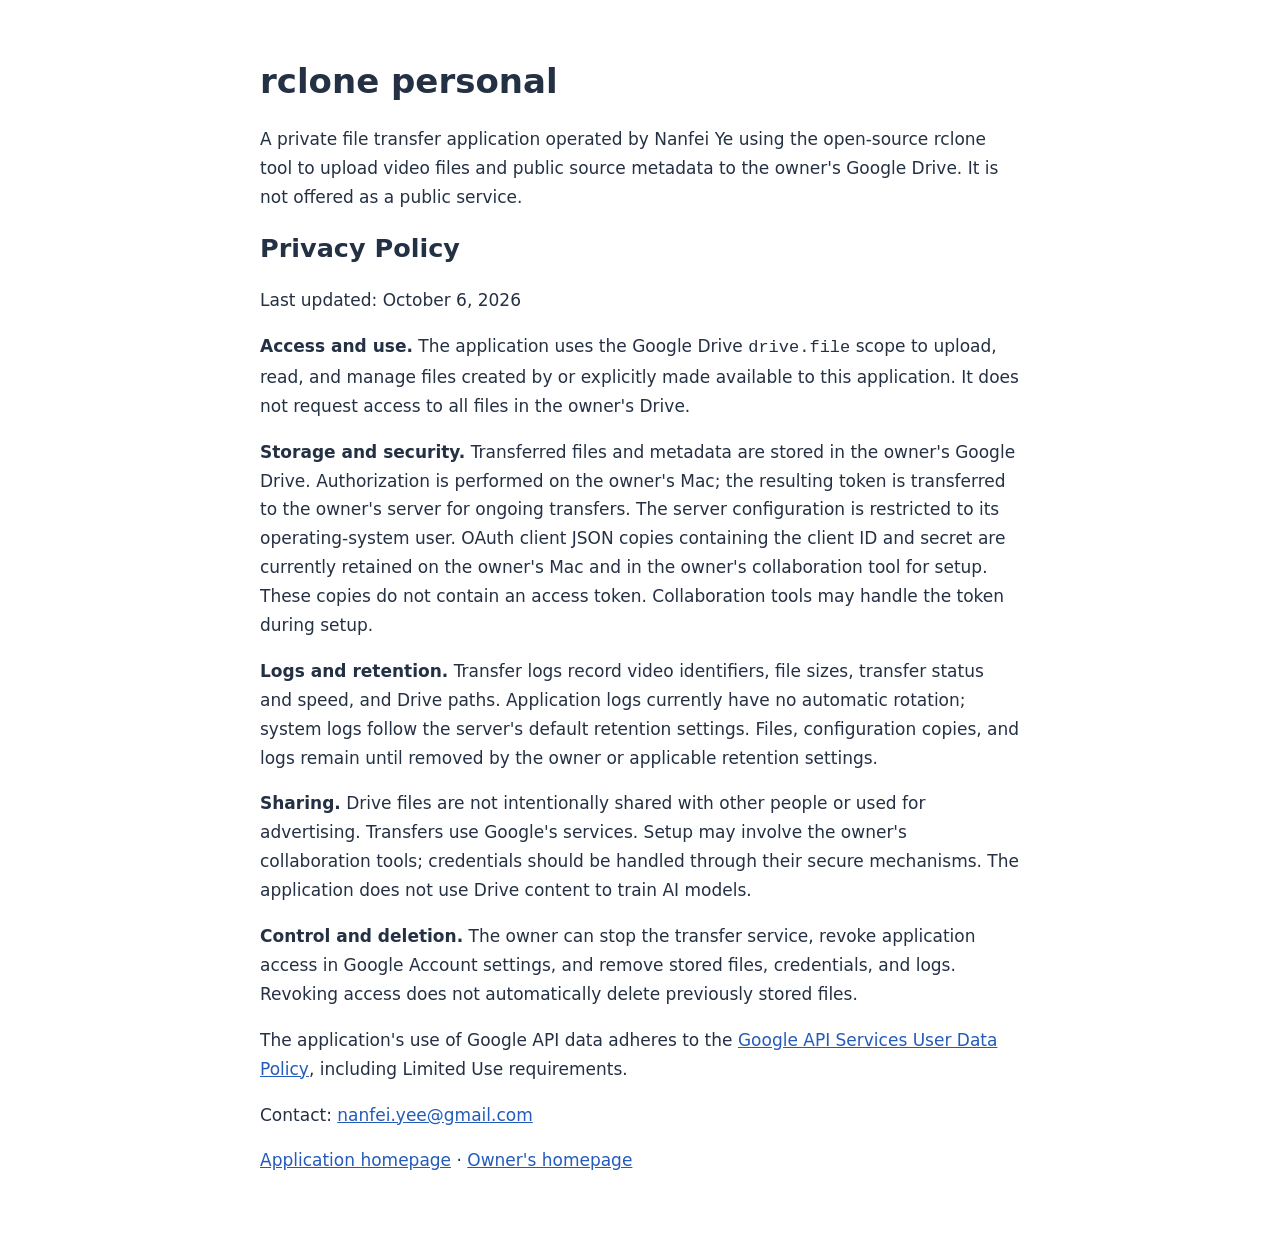
<file: rclone-privacy.html>
<!doctype html>
<html lang="en"><meta charset="utf-8"><meta name="viewport" content="width=device-width,initial-scale=1">
<title>rclone personal — Privacy Policy</title>
<style>body{max-width:760px;margin:60px auto;padding:0 24px;font:17px/1.7 system-ui;color:#243043}h1,h2{line-height:1.25}a{color:#245bbb}</style>
<h1>rclone personal</h1>
<p>A private file transfer application operated by Nanfei Ye using the open-source rclone tool to upload video files and public source metadata to the owner's Google Drive. It is not offered as a public service.</p>
<h2>Privacy Policy</h2><p>Last updated: October 6, 2026</p>
<p><strong>Access and use.</strong> The application uses the Google Drive <code>drive.file</code> scope to upload, read, and manage files created by or explicitly made available to this application. It does not request access to all files in the owner's Drive.</p>
<p><strong>Storage and security.</strong> Transferred files and metadata are stored in the owner's Google Drive. Authorization is performed on the owner's Mac; the resulting token is transferred to the owner's server for ongoing transfers. The server configuration is restricted to its operating-system user. OAuth client JSON copies containing the client ID and secret are currently retained on the owner's Mac and in the owner's collaboration tool for setup. These copies do not contain an access token. Collaboration tools may handle the token during setup.</p>
<p><strong>Logs and retention.</strong> Transfer logs record video identifiers, file sizes, transfer status and speed, and Drive paths. Application logs currently have no automatic rotation; system logs follow the server's default retention settings. Files, configuration copies, and logs remain until removed by the owner or applicable retention settings.</p>
<p><strong>Sharing.</strong> Drive files are not intentionally shared with other people or used for advertising. Transfers use Google's services. Setup may involve the owner's collaboration tools; credentials should be handled through their secure mechanisms. The application does not use Drive content to train AI models.</p>
<p><strong>Control and deletion.</strong> The owner can stop the transfer service, revoke application access in Google Account settings, and remove stored files, credentials, and logs. Revoking access does not automatically delete previously stored files.</p>
<p>The application's use of Google API data adheres to the <a href="https://developers.google.com/terms/api-services-user-data-policy">Google API Services User Data Policy</a>, including Limited Use requirements.</p>
<p>Contact: <a href="mailto:nanfei.yee@gmail.com">nanfei.yee@gmail.com</a></p>
<p><a href="rclone.html">Application homepage</a> · <a href="/">Owner's homepage</a></p></html>
</file>
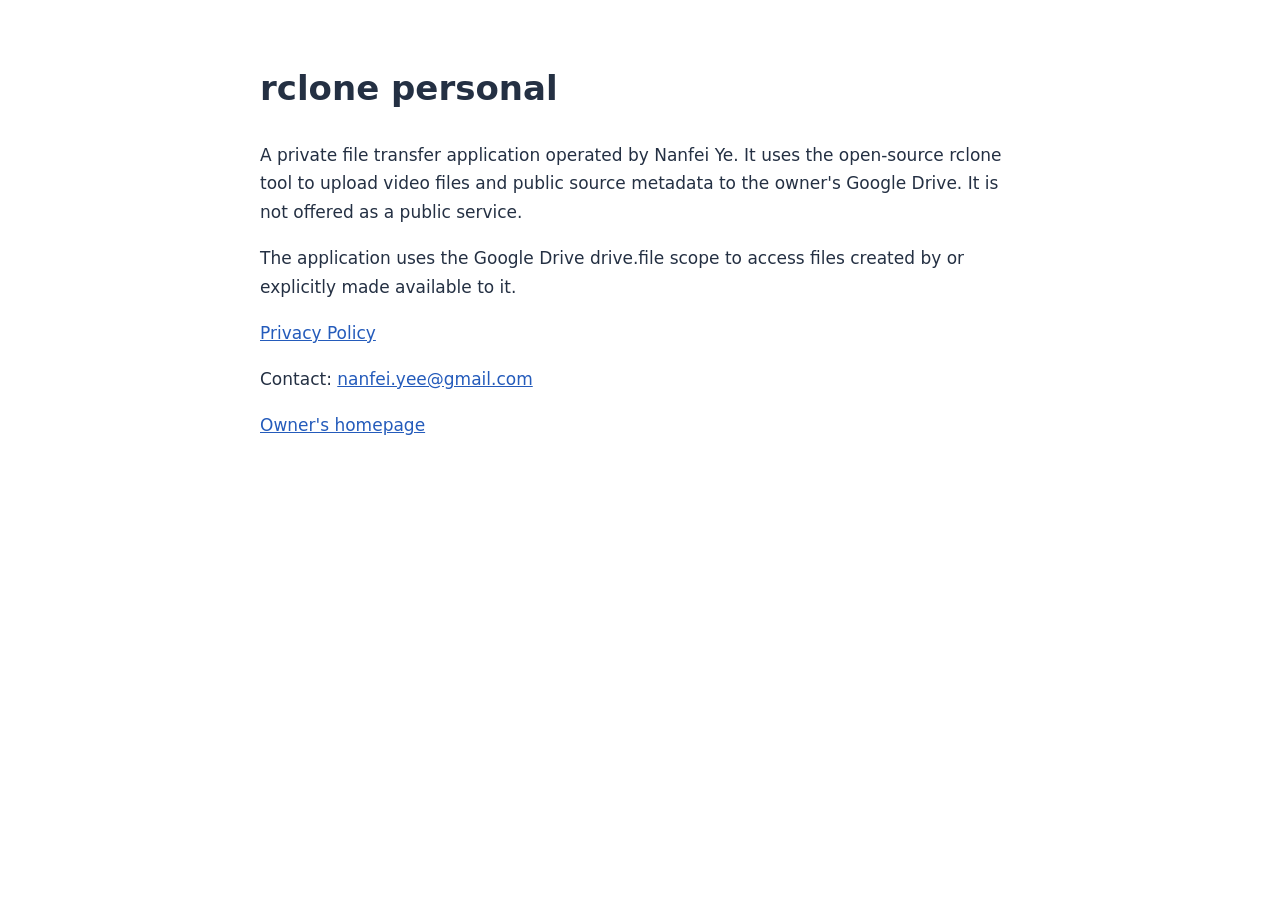
<file: rclone.html>
<!doctype html>
<html lang="en"><meta charset="utf-8"><meta name="viewport" content="width=device-width,initial-scale=1">
<title>rclone personal</title>
<style>body{max-width:760px;margin:60px auto;padding:0 24px;font:17px/1.7 system-ui;color:#243043}a{color:#245bbb}</style>
<h1>rclone personal</h1>
<p>A private file transfer application operated by Nanfei Ye. It uses the open-source rclone tool to upload video files and public source metadata to the owner's Google Drive. It is not offered as a public service.</p>
<p>The application uses the Google Drive drive.file scope to access files created by or explicitly made available to it.</p>
<p><a href="rclone-privacy.html">Privacy Policy</a></p>
<p>Contact: <a href="mailto:nanfei.yee@gmail.com">nanfei.yee@gmail.com</a></p>
<p><a href="/">Owner's homepage</a></p></html>
</file>
